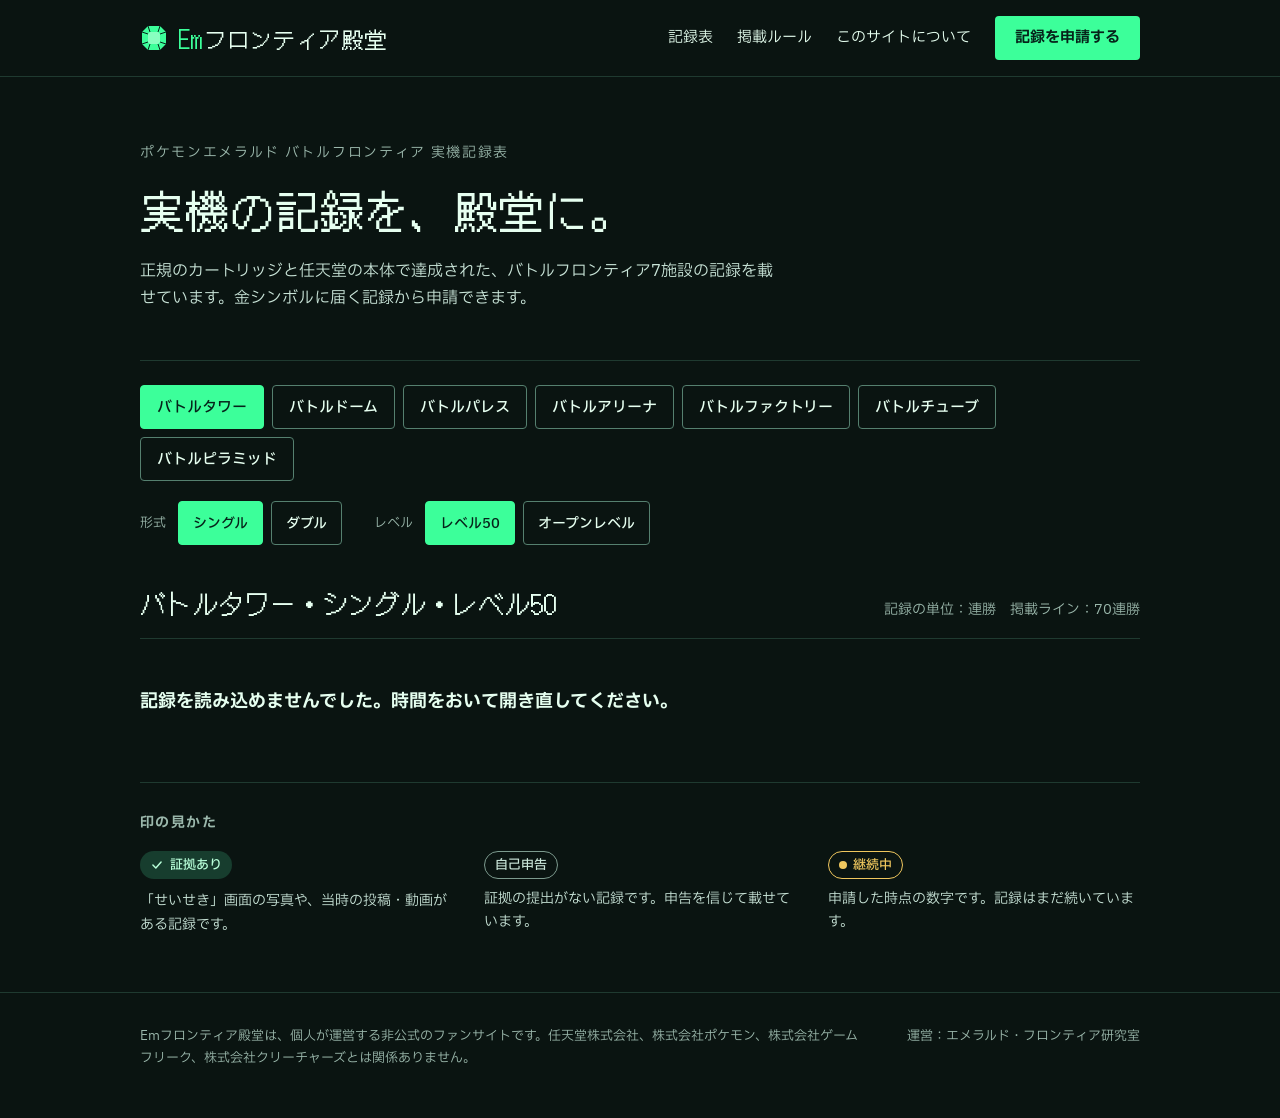
<file: index.html>
<!doctype html>
<html lang="ja">
<head>
<meta charset="utf-8">
<meta name="viewport" content="width=device-width, initial-scale=1">
<title>Emフロンティア殿堂｜ポケモンエメラルド バトルフロンティア 実機記録表</title>
<meta name="description" content="ポケモンエメラルドのバトルフロンティア7施設の、実機での記録を、国や地域を問わず載せる記録表です。個人が運営する非公式のファンサイトです。">
<link rel="icon" href="data:image/svg+xml,%3Csvg xmlns='http://www.w3.org/2000/svg' viewBox='0 0 28 28'%3E%3Cpolygon points='8,2 20,2 26,8 26,20 20,26 8,26 2,20 2,8' fill='%233CFF9A'/%3E%3Cpolygon points='10,8 18,8 20,10 20,18 18,20 10,20 8,18 8,10' fill='%23E6FFF0' fill-opacity='0.45'/%3E%3Cpath d='M8 2l2 6M20 2l-2 6M26 8l-6 2M26 20l-6-2M20 26l-2-6M8 26l2-6M2 20l6-2M2 8l6 2' stroke='%2306231A' stroke-width='1' fill='none'/%3E%3C/svg%3E">
<link rel="preconnect" href="https://fonts.googleapis.com">
<link rel="preconnect" href="https://fonts.gstatic.com" crossorigin>
<link rel="stylesheet" href="https://fonts.googleapis.com/css2?family=IBM+Plex+Sans+JP:wght@400;500;700&family=DotGothic16&display=swap">
<link rel="stylesheet" href="assets/style.css">
</head>
<body>

<header class="site-header">
  <div class="wrap">
    <a class="wordmark" href="./">
      <svg width="28" height="28" viewBox="0 0 28 28" aria-hidden="true"><polygon points="8,2 20,2 26,8 26,20 20,26 8,26 2,20 2,8" fill="#3CFF9A"></polygon><polygon points="10,8 18,8 20,10 20,18 18,20 10,20 8,18 8,10" fill="#E6FFF0" fill-opacity="0.45"></polygon><path d="M8 2l2 6M20 2l-2 6M26 8l-6 2M26 20l-6-2M20 26l-2-6M8 26l2-6M2 20l6-2M2 8l6 2" stroke="#06231A" stroke-width="1" fill="none"></path></svg>
      <span class="em">Em</span><span class="name">フロンティア殿堂</span>
    </a>
    <nav class="nav" aria-label="メインメニュー">
      <a href="#board" aria-current="page">記録表</a>
      <a href="rules.html">掲載ルール</a>
      <a href="about.html">このサイトについて</a>
      <a class="cta" href="about.html#apply" data-apply>記録を申請する</a>
    </nav>
  </div>
</header>

<main>
  <section class="hero wrap">
    <p class="eyebrow">ポケモンエメラルド バトルフロンティア 実機記録表</p>
    <h1>実機の記録を、殿堂に。</h1>
    <p class="lead">正規のカートリッジと任天堂の本体で達成された、バトルフロンティア7施設の記録を載せています。金シンボルに届く記録から申請できます。</p>
  </section>

  <section class="board wrap" id="board">
    <div class="facilities" role="group" aria-label="施設" id="facility-chips"></div>
    <div class="filters">
      <div class="filter" role="group" aria-label="形式" id="format-filter"><span class="label">形式</span></div>
      <div class="filter" role="group" aria-label="レベル" id="level-filter"><span class="label">レベル</span></div>
    </div>
    <div class="board-head">
      <h2 id="board-title"></h2>
      <p id="board-note"></p>
    </div>
    <ol class="records" id="records"></ol>
    <p class="status" id="status" role="status">読み込み中…</p>
    <noscript><p class="status">記録表を見るには、JavaScriptを有効にしてください。</p></noscript>
    <div class="empty" id="empty" hidden>
      <p class="title">この区分の記録は、まだありません。</p>
      <p class="body" id="empty-body"></p>
      <a href="about.html#apply" data-apply>記録を申請する</a>
    </div>

    <div class="legend">
      <h3>印の見かた</h3>
      <dl>
        <div><dt><span class="badge evidence"><svg width="14" height="14" viewBox="0 0 24 24" fill="none" stroke="currentColor" stroke-width="2.5" stroke-linecap="round" stroke-linejoin="round" aria-hidden="true"><path d="M5 12l5 5 9-10"></path></svg>証拠あり</span></dt><dd>「せいせき」画面の写真や、当時の投稿・動画がある記録です。</dd></div>
        <div><dt><span class="badge self">自己申告</span></dt><dd>証拠の提出がない記録です。申告を信じて載せています。</dd></div>
        <div><dt><span class="badge ongoing"><svg width="8" height="8" viewBox="0 0 8 8" aria-hidden="true"><circle cx="4" cy="4" r="4" fill="currentColor"></circle></svg>継続中</span></dt><dd>申請した時点の数字です。記録はまだ続いています。</dd></div>
      </dl>
    </div>
  </section>
</main>

<footer class="site-footer">
  <div class="wrap">
    <p>Emフロンティア殿堂は、個人が運営する非公式のファンサイトです。任天堂株式会社、株式会社ポケモン、株式会社ゲームフリーク、株式会社クリーチャーズとは関係ありません。</p>
    <div>
      <div>運営：<span data-channel>エメラルド・フロンティア研究室</span></div>
      <div id="updated-row" hidden>最終更新：<span id="updated"></span></div>
    </div>
  </div>
</footer>

<script src="assets/config.js"></script>
<script src="assets/app.js"></script>
</body>
</html>
</file>
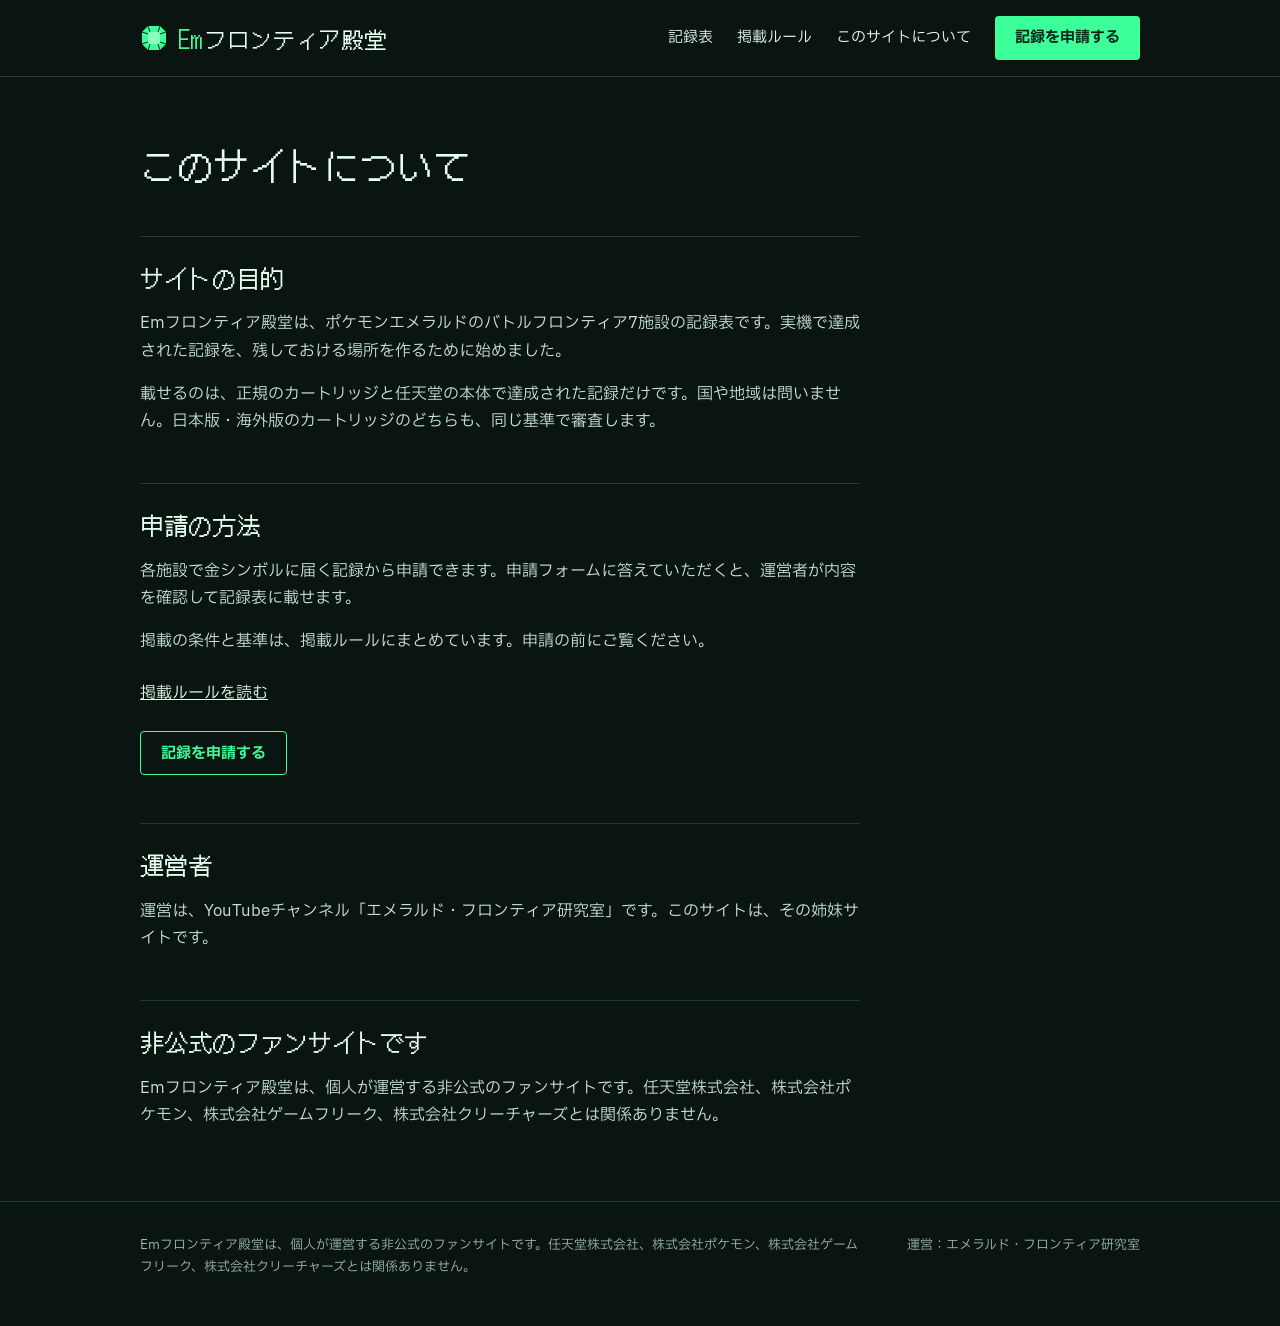
<file: about.html>
<!doctype html>
<html lang="ja">
<head>
<meta charset="utf-8">
<meta name="viewport" content="width=device-width, initial-scale=1">
<title>このサイトについて｜Emフロンティア殿堂</title>
<meta name="description" content="Emフロンティア殿堂の目的、記録の申請の方法、運営者について。個人が運営する非公式のファンサイトです。">
<link rel="icon" href="data:image/svg+xml,%3Csvg xmlns='http://www.w3.org/2000/svg' viewBox='0 0 28 28'%3E%3Cpolygon points='8,2 20,2 26,8 26,20 20,26 8,26 2,20 2,8' fill='%233CFF9A'/%3E%3Cpolygon points='10,8 18,8 20,10 20,18 18,20 10,20 8,18 8,10' fill='%23E6FFF0' fill-opacity='0.45'/%3E%3Cpath d='M8 2l2 6M20 2l-2 6M26 8l-6 2M26 20l-6-2M20 26l-2-6M8 26l2-6M2 20l6-2M2 8l6 2' stroke='%2306231A' stroke-width='1' fill='none'/%3E%3C/svg%3E">
<link rel="preconnect" href="https://fonts.googleapis.com">
<link rel="preconnect" href="https://fonts.gstatic.com" crossorigin>
<link rel="stylesheet" href="https://fonts.googleapis.com/css2?family=IBM+Plex+Sans+JP:wght@400;500;700&family=DotGothic16&display=swap">
<link rel="stylesheet" href="assets/style.css">
</head>
<body>

<header class="site-header">
  <div class="wrap">
    <a class="wordmark" href="./">
      <svg width="28" height="28" viewBox="0 0 28 28" aria-hidden="true"><polygon points="8,2 20,2 26,8 26,20 20,26 8,26 2,20 2,8" fill="#3CFF9A"></polygon><polygon points="10,8 18,8 20,10 20,18 18,20 10,20 8,18 8,10" fill="#E6FFF0" fill-opacity="0.45"></polygon><path d="M8 2l2 6M20 2l-2 6M26 8l-6 2M26 20l-6-2M20 26l-2-6M8 26l2-6M2 20l6-2M2 8l6 2" stroke="#06231A" stroke-width="1" fill="none"></path></svg>
      <span class="em">Em</span><span class="name">フロンティア殿堂</span>
    </a>
    <nav class="nav" aria-label="メインメニュー">
      <a href="./#board">記録表</a>
      <a href="rules.html">掲載ルール</a>
      <a href="about.html" aria-current="page">このサイトについて</a>
      <a class="cta" href="#apply" data-apply>記録を申請する</a>
    </nav>
  </div>
</header>

<main class="page wrap">
  <h1>このサイトについて</h1>
  <div class="prose">

    <h2>サイトの目的</h2>
    <p>Emフロンティア殿堂は、ポケモンエメラルドのバトルフロンティア7施設の記録表です。実機で達成された記録を、残しておける場所を作るために始めました。</p>
    <p>載せるのは、正規のカートリッジと任天堂の本体で達成された記録だけです。国や地域は問いません。日本版・海外版のカートリッジのどちらも、同じ基準で審査します。</p>

    <h2 id="apply">申請の方法</h2>
    <p>各施設で金シンボルに届く記録から申請できます。申請フォームに答えていただくと、運営者が内容を確認して記録表に載せます。</p>
    <p>掲載の条件と基準は、掲載ルールにまとめています。申請の前にご覧ください。</p>
    <p><a class="textlink" href="rules.html">掲載ルールを読む</a></p>
    <!-- 申請フォームのURL（assets/config.js の formUrl）が入ると、下のボタンが出て、「準備中」の文は消える。 -->
    <p data-apply-ready hidden><a class="button" href="#apply" data-apply>記録を申請する</a></p>
    <p data-apply-pending>申請フォームは準備中です。公開まで、しばらくお待ちください。</p>

    <h2>運営者</h2>
    <p>運営は、YouTubeチャンネル「<span data-channel>エメラルド・フロンティア研究室</span>」です。このサイトは、その姉妹サイトです。</p>

    <h2>非公式のファンサイトです</h2>
    <p>Emフロンティア殿堂は、個人が運営する非公式のファンサイトです。任天堂株式会社、株式会社ポケモン、株式会社ゲームフリーク、株式会社クリーチャーズとは関係ありません。</p>

  </div>
</main>

<footer class="site-footer">
  <div class="wrap">
    <p>Emフロンティア殿堂は、個人が運営する非公式のファンサイトです。任天堂株式会社、株式会社ポケモン、株式会社ゲームフリーク、株式会社クリーチャーズとは関係ありません。</p>
    <div>
      <div>運営：<span data-channel>エメラルド・フロンティア研究室</span></div>
    </div>
  </div>
</footer>

<script src="assets/config.js"></script>
<script src="assets/app.js"></script>
</body>
</html>
</file>
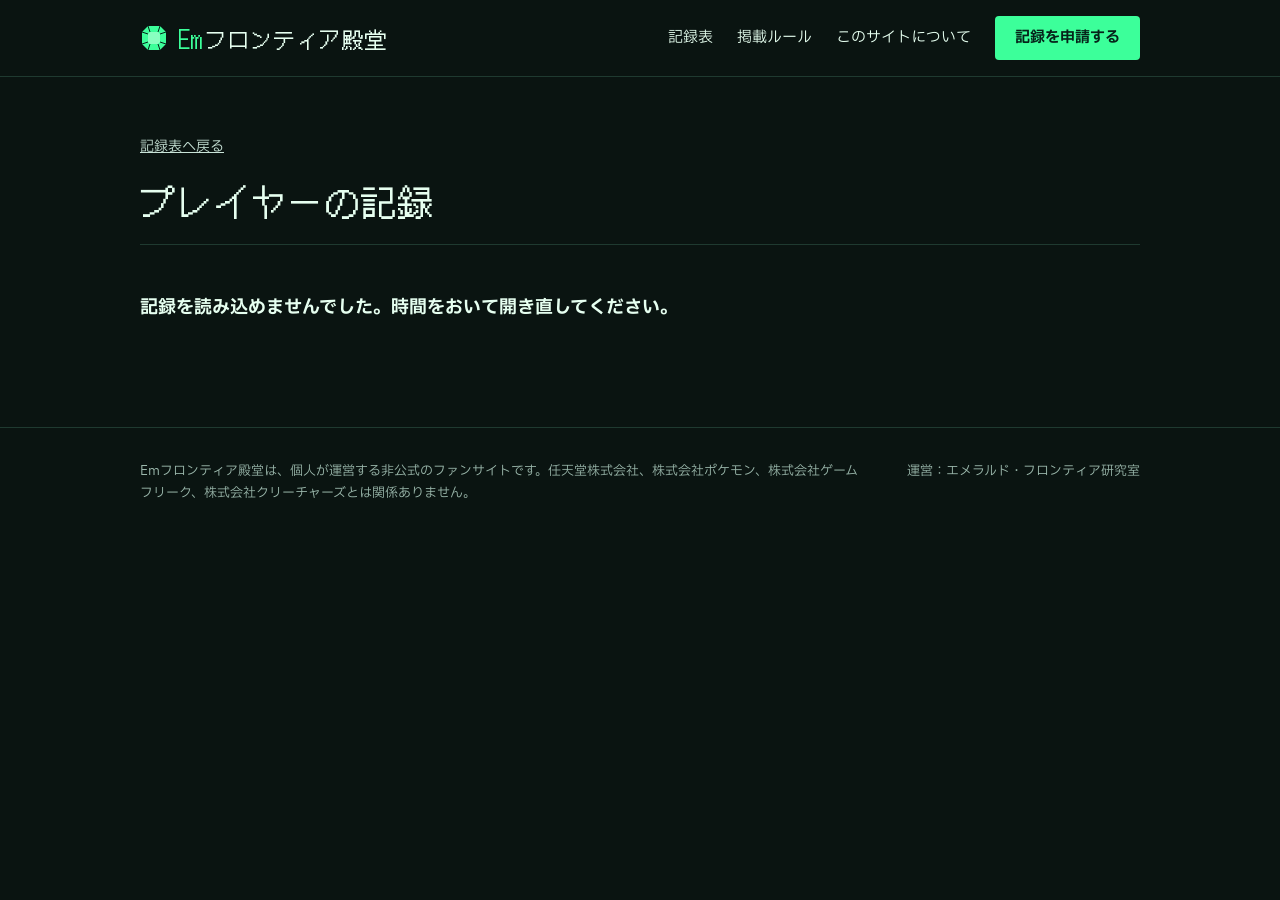
<file: player.html>
<!doctype html>
<html lang="ja">
<head>
<meta charset="utf-8">
<meta name="viewport" content="width=device-width, initial-scale=1">
<title>プレイヤーの記録｜Emフロンティア殿堂</title>
<meta name="description" content="Emフロンティア殿堂に載っている、プレイヤーごとの全記録です。">
<link rel="icon" href="data:image/svg+xml,%3Csvg xmlns='http://www.w3.org/2000/svg' viewBox='0 0 28 28'%3E%3Cpolygon points='8,2 20,2 26,8 26,20 20,26 8,26 2,20 2,8' fill='%233CFF9A'/%3E%3Cpolygon points='10,8 18,8 20,10 20,18 18,20 10,20 8,18 8,10' fill='%23E6FFF0' fill-opacity='0.45'/%3E%3Cpath d='M8 2l2 6M20 2l-2 6M26 8l-6 2M26 20l-6-2M20 26l-2-6M8 26l2-6M2 20l6-2M2 8l6 2' stroke='%2306231A' stroke-width='1' fill='none'/%3E%3C/svg%3E">
<link rel="preconnect" href="https://fonts.googleapis.com">
<link rel="preconnect" href="https://fonts.gstatic.com" crossorigin>
<link rel="stylesheet" href="https://fonts.googleapis.com/css2?family=IBM+Plex+Sans+JP:wght@400;500;700&family=DotGothic16&display=swap">
<link rel="stylesheet" href="assets/style.css">
</head>
<body>

<header class="site-header">
  <div class="wrap">
    <a class="wordmark" href="./">
      <svg width="28" height="28" viewBox="0 0 28 28" aria-hidden="true"><polygon points="8,2 20,2 26,8 26,20 20,26 8,26 2,20 2,8" fill="#3CFF9A"></polygon><polygon points="10,8 18,8 20,10 20,18 18,20 10,20 8,18 8,10" fill="#E6FFF0" fill-opacity="0.45"></polygon><path d="M8 2l2 6M20 2l-2 6M26 8l-6 2M26 20l-6-2M20 26l-2-6M8 26l2-6M2 20l6-2M2 8l6 2" stroke="#06231A" stroke-width="1" fill="none"></path></svg>
      <span class="em">Em</span><span class="name">フロンティア殿堂</span>
    </a>
    <nav class="nav" aria-label="メインメニュー">
      <a href="./#board">記録表</a>
      <a href="rules.html">掲載ルール</a>
      <a href="about.html">このサイトについて</a>
      <a class="cta" href="about.html#apply" data-apply>記録を申請する</a>
    </nav>
  </div>
</header>

<!-- 開くときは player.html?name=掲載名 。記録表の名前を押すと、このページに来る。 -->
<main class="page wrap" id="player">
  <p class="back"><a href="./#board">記録表へ戻る</a></p>
  <h1 id="player-name">プレイヤーの記録</h1>
  <p class="player-summary" id="player-summary" hidden></p>
  <p class="player-note" id="player-note" hidden>順位は、記録表に出ている記録（区分ごとの最高記録）の順位です。順位が「—」の記録は、記録表には出ません。</p>
  <div id="player-boards"></div>
  <p class="status" id="status" role="status">読み込み中…</p>
  <noscript><p class="status">記録を見るには、JavaScriptを有効にしてください。</p></noscript>
</main>

<footer class="site-footer">
  <div class="wrap">
    <p>Emフロンティア殿堂は、個人が運営する非公式のファンサイトです。任天堂株式会社、株式会社ポケモン、株式会社ゲームフリーク、株式会社クリーチャーズとは関係ありません。</p>
    <div>
      <div>運営：<span data-channel>エメラルド・フロンティア研究室</span></div>
    </div>
  </div>
</footer>

<script src="assets/config.js"></script>
<script src="assets/app.js"></script>
</body>
</html>
</file>
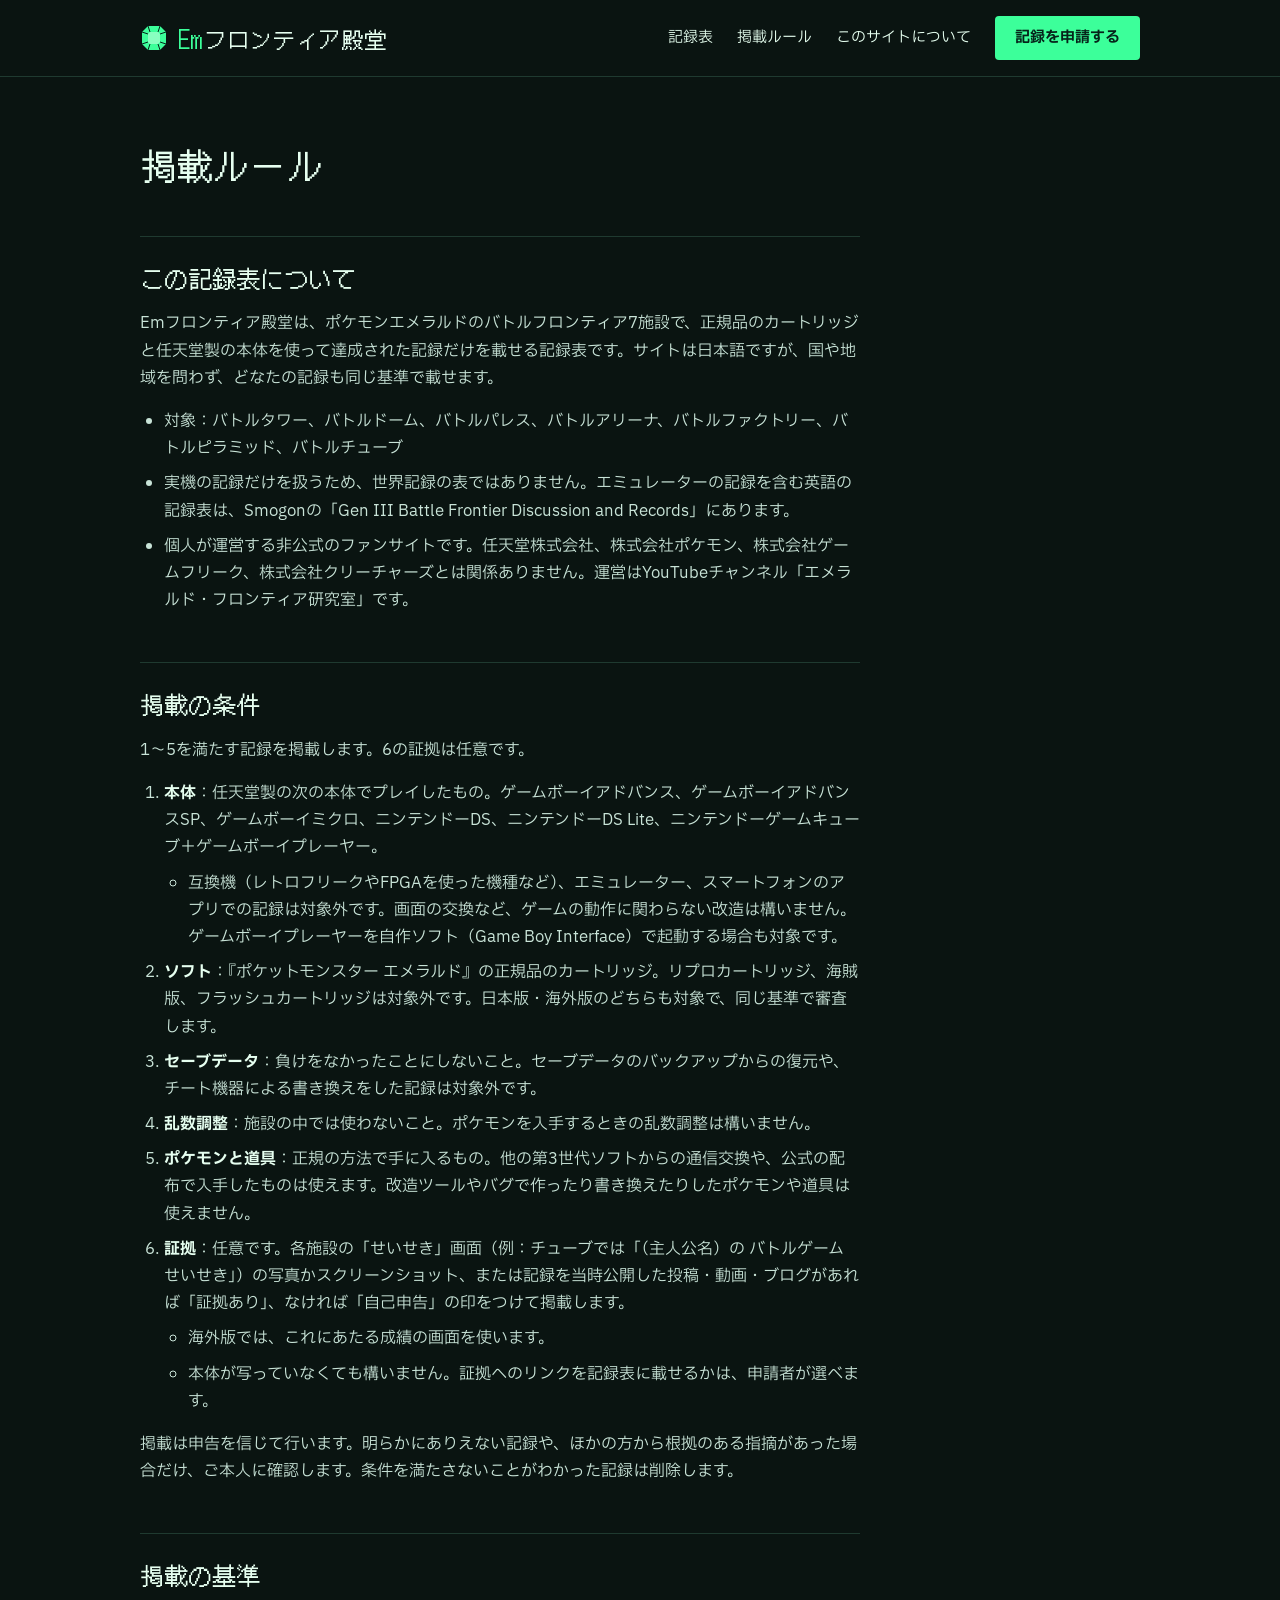
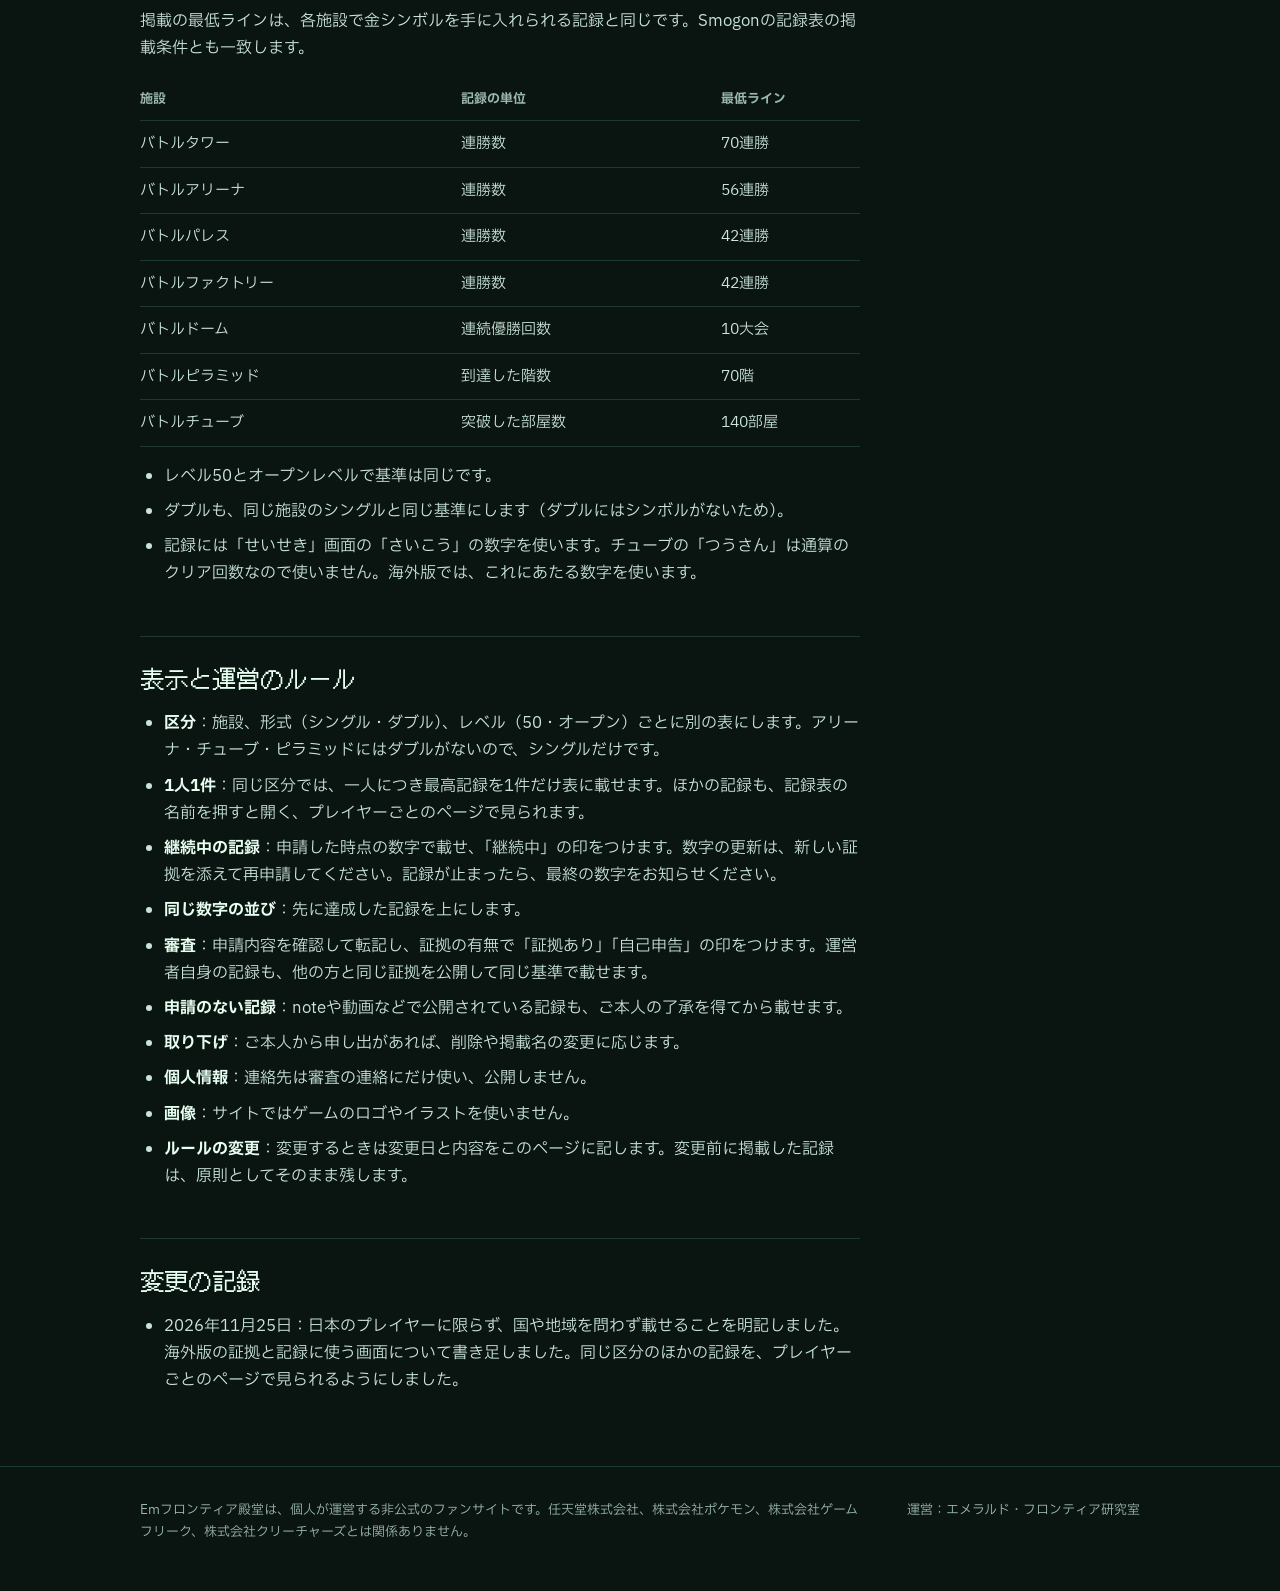
<file: rules.html>
<!doctype html>
<html lang="ja">
<head>
<meta charset="utf-8">
<meta name="viewport" content="width=device-width, initial-scale=1">
<title>掲載ルール｜Emフロンティア殿堂</title>
<meta name="description" content="Emフロンティア殿堂の掲載ルールです。掲載の条件、掲載の基準、表示と運営のルールを載せています。">
<link rel="icon" href="data:image/svg+xml,%3Csvg xmlns='http://www.w3.org/2000/svg' viewBox='0 0 28 28'%3E%3Cpolygon points='8,2 20,2 26,8 26,20 20,26 8,26 2,20 2,8' fill='%233CFF9A'/%3E%3Cpolygon points='10,8 18,8 20,10 20,18 18,20 10,20 8,18 8,10' fill='%23E6FFF0' fill-opacity='0.45'/%3E%3Cpath d='M8 2l2 6M20 2l-2 6M26 8l-6 2M26 20l-6-2M20 26l-2-6M8 26l2-6M2 20l6-2M2 8l6 2' stroke='%2306231A' stroke-width='1' fill='none'/%3E%3C/svg%3E">
<link rel="preconnect" href="https://fonts.googleapis.com">
<link rel="preconnect" href="https://fonts.gstatic.com" crossorigin>
<link rel="stylesheet" href="https://fonts.googleapis.com/css2?family=IBM+Plex+Sans+JP:wght@400;500;700&family=DotGothic16&display=swap">
<link rel="stylesheet" href="assets/style.css">
</head>
<body>

<header class="site-header">
  <div class="wrap">
    <a class="wordmark" href="./">
      <svg width="28" height="28" viewBox="0 0 28 28" aria-hidden="true"><polygon points="8,2 20,2 26,8 26,20 20,26 8,26 2,20 2,8" fill="#3CFF9A"></polygon><polygon points="10,8 18,8 20,10 20,18 18,20 10,20 8,18 8,10" fill="#E6FFF0" fill-opacity="0.45"></polygon><path d="M8 2l2 6M20 2l-2 6M26 8l-6 2M26 20l-6-2M20 26l-2-6M8 26l2-6M2 20l6-2M2 8l6 2" stroke="#06231A" stroke-width="1" fill="none"></path></svg>
      <span class="em">Em</span><span class="name">フロンティア殿堂</span>
    </a>
    <nav class="nav" aria-label="メインメニュー">
      <a href="./#board">記録表</a>
      <a href="rules.html" aria-current="page">掲載ルール</a>
      <a href="about.html">このサイトについて</a>
      <a class="cta" href="about.html#apply" data-apply>記録を申請する</a>
    </nav>
  </div>
</header>

<main class="page wrap">
  <!-- 本文は rules.md のまま。文面を変えるときは、rules.md とこのファイルの両方を直す。 -->
  <h1>掲載ルール</h1>
  <div class="prose">

    <h2>この記録表について</h2>
    <p>Emフロンティア殿堂は、ポケモンエメラルドのバトルフロンティア7施設で、正規品のカートリッジと任天堂製の本体を使って達成された記録だけを載せる記録表です。サイトは日本語ですが、国や地域を問わず、どなたの記録も同じ基準で載せます。</p>
    <ul>
      <li>対象：バトルタワー、バトルドーム、バトルパレス、バトルアリーナ、バトルファクトリー、バトルピラミッド、バトルチューブ</li>
      <li>実機の記録だけを扱うため、世界記録の表ではありません。エミュレーターの記録を含む英語の記録表は、Smogonの「Gen III Battle Frontier Discussion and Records」にあります。</li>
      <li>個人が運営する非公式のファンサイトです。任天堂株式会社、株式会社ポケモン、株式会社ゲームフリーク、株式会社クリーチャーズとは関係ありません。運営はYouTubeチャンネル「エメラルド・フロンティア研究室」です。</li>
    </ul>

    <h2>掲載の条件</h2>
    <p>1〜5を満たす記録を掲載します。6の証拠は任意です。</p>
    <ol>
      <li><strong>本体</strong>：任天堂製の次の本体でプレイしたもの。ゲームボーイアドバンス、ゲームボーイアドバンスSP、ゲームボーイミクロ、ニンテンドーDS、ニンテンドーDS Lite、ニンテンドーゲームキューブ＋ゲームボーイプレーヤー。
        <ul>
          <li>互換機（レトロフリークやFPGAを使った機種など）、エミュレーター、スマートフォンのアプリでの記録は対象外です。画面の交換など、ゲームの動作に関わらない改造は構いません。ゲームボーイプレーヤーを自作ソフト（Game Boy Interface）で起動する場合も対象です。</li>
        </ul>
      </li>
      <li><strong>ソフト</strong>：『ポケットモンスター エメラルド』の正規品のカートリッジ。リプロカートリッジ、海賊版、フラッシュカートリッジは対象外です。日本版・海外版のどちらも対象で、同じ基準で審査します。</li>
      <li><strong>セーブデータ</strong>：負けをなかったことにしないこと。セーブデータのバックアップからの復元や、チート機器による書き換えをした記録は対象外です。</li>
      <li><strong>乱数調整</strong>：施設の中では使わないこと。ポケモンを入手するときの乱数調整は構いません。</li>
      <li><strong>ポケモンと道具</strong>：正規の方法で手に入るもの。他の第3世代ソフトからの通信交換や、公式の配布で入手したものは使えます。改造ツールやバグで作ったり書き換えたりしたポケモンや道具は使えません。</li>
      <li><strong>証拠</strong>：任意です。各施設の「せいせき」画面（例：チューブでは「（主人公名）の バトルゲーム せいせき」）の写真かスクリーンショット、または記録を当時公開した投稿・動画・ブログがあれば「証拠あり」、なければ「自己申告」の印をつけて掲載します。
        <ul>
          <li>海外版では、これにあたる成績の画面を使います。</li>
          <li>本体が写っていなくても構いません。証拠へのリンクを記録表に載せるかは、申請者が選べます。</li>
        </ul>
      </li>
    </ol>
    <p>掲載は申告を信じて行います。明らかにありえない記録や、ほかの方から根拠のある指摘があった場合だけ、ご本人に確認します。条件を満たさないことがわかった記録は削除します。</p>

    <h2>掲載の基準</h2>
    <p>掲載の最低ラインは、各施設で金シンボルを手に入れられる記録と同じです。Smogonの記録表の掲載条件とも一致します。</p>
    <div class="table-wrap">
      <table>
        <thead>
          <tr><th scope="col">施設</th><th scope="col">記録の単位</th><th scope="col">最低ライン</th></tr>
        </thead>
        <tbody>
          <tr><td>バトルタワー</td><td>連勝数</td><td>70連勝</td></tr>
          <tr><td>バトルアリーナ</td><td>連勝数</td><td>56連勝</td></tr>
          <tr><td>バトルパレス</td><td>連勝数</td><td>42連勝</td></tr>
          <tr><td>バトルファクトリー</td><td>連勝数</td><td>42連勝</td></tr>
          <tr><td>バトルドーム</td><td>連続優勝回数</td><td>10大会</td></tr>
          <tr><td>バトルピラミッド</td><td>到達した階数</td><td>70階</td></tr>
          <tr><td>バトルチューブ</td><td>突破した部屋数</td><td>140部屋</td></tr>
        </tbody>
      </table>
    </div>
    <ul>
      <li>レベル50とオープンレベルで基準は同じです。</li>
      <li>ダブルも、同じ施設のシングルと同じ基準にします（ダブルにはシンボルがないため）。</li>
      <li>記録には「せいせき」画面の「さいこう」の数字を使います。チューブの「つうさん」は通算のクリア回数なので使いません。海外版では、これにあたる数字を使います。</li>
    </ul>

    <h2>表示と運営のルール</h2>
    <ul>
      <li><strong>区分</strong>：施設、形式（シングル・ダブル）、レベル（50・オープン）ごとに別の表にします。アリーナ・チューブ・ピラミッドにはダブルがないので、シングルだけです。</li>
      <li><strong>1人1件</strong>：同じ区分では、一人につき最高記録を1件だけ表に載せます。ほかの記録も、記録表の名前を押すと開く、プレイヤーごとのページで見られます。</li>
      <li><strong>継続中の記録</strong>：申請した時点の数字で載せ、「継続中」の印をつけます。数字の更新は、新しい証拠を添えて再申請してください。記録が止まったら、最終の数字をお知らせください。</li>
      <li><strong>同じ数字の並び</strong>：先に達成した記録を上にします。</li>
      <li><strong>審査</strong>：申請内容を確認して転記し、証拠の有無で「証拠あり」「自己申告」の印をつけます。運営者自身の記録も、他の方と同じ証拠を公開して同じ基準で載せます。</li>
      <li><strong>申請のない記録</strong>：noteや動画などで公開されている記録も、ご本人の了承を得てから載せます。</li>
      <li><strong>取り下げ</strong>：ご本人から申し出があれば、削除や掲載名の変更に応じます。</li>
      <li><strong>個人情報</strong>：連絡先は審査の連絡にだけ使い、公開しません。</li>
      <li><strong>画像</strong>：サイトではゲームのロゴやイラストを使いません。</li>
      <li><strong>ルールの変更</strong>：変更するときは変更日と内容をこのページに記します。変更前に掲載した記録は、原則としてそのまま残します。</li>
    </ul>

    <h2>変更の記録</h2>
    <ul>
      <li>2026年11月25日：日本のプレイヤーに限らず、国や地域を問わず載せることを明記しました。海外版の証拠と記録に使う画面について書き足しました。同じ区分のほかの記録を、プレイヤーごとのページで見られるようにしました。</li>
    </ul>

  </div>
</main>

<footer class="site-footer">
  <div class="wrap">
    <p>Emフロンティア殿堂は、個人が運営する非公式のファンサイトです。任天堂株式会社、株式会社ポケモン、株式会社ゲームフリーク、株式会社クリーチャーズとは関係ありません。</p>
    <div>
      <div>運営：<span data-channel>エメラルド・フロンティア研究室</span></div>
    </div>
  </div>
</footer>

<script src="assets/config.js"></script>
<script src="assets/app.js"></script>
</body>
</html>
</file>
<file: assets/style.css>
/* ==========================================================================
   Emフロンティア殿堂の見た目。
   前半は design-reference.html（承認済みの見本）の <style> をそのまま移したもの。
   色・文字・余白の値を変えるときは、運営者に確認する。
   ========================================================================== */
:root {
  --ground: #0A1411;
  --line: #1F3A30;
  --text: #E6FFF0;
  --text-2: #C9E4D8;
  --muted: #9BB8AC;
  --accent: #3CFF9A;
  --on-accent: #06231A;
  --gold: #F0C75E;
  --control-line: #55806F;
  --badge-bg: #173D2E;
  --badge-fg: #B8FFD9;
  --badge-line: #7C9A8E;
  --font-dot: 'DotGothic16', sans-serif;
  --font-body: 'IBM Plex Sans JP', sans-serif;
}
* { box-sizing: border-box; }
body { margin: 0; background: var(--ground); color: var(--text); font-family: var(--font-body); line-height: 1.7; }
a { color: var(--text); }
:focus-visible { outline: 2px solid var(--accent); outline-offset: 2px; }
.wrap { max-width: 1040px; margin: 0 auto; padding-left: 20px; padding-right: 20px; }

.site-header { border-bottom: 1px solid var(--line); }
.site-header .wrap { display: flex; flex-wrap: wrap; align-items: center; justify-content: space-between; gap: 12px 24px; padding-top: 16px; padding-bottom: 16px; }
.wordmark { display: flex; align-items: center; gap: 2px; min-height: 44px; text-decoration: none; font-family: var(--font-dot); line-height: 1; }
.wordmark svg { flex: 0 0 auto; margin-right: 8px; }
.wordmark .em { font-size: 24px; color: var(--accent); }
.wordmark .name { font-size: 22px; letter-spacing: 0.04em; }
.nav { display: flex; flex-wrap: wrap; align-items: center; gap: 8px 24px; }
.nav a { display: flex; align-items: center; min-height: 44px; text-decoration: none; font-size: 15px; }
.nav a.cta { padding: 0 20px; border-radius: 4px; background: var(--accent); color: var(--on-accent); font-weight: 700; }

.hero { padding-top: 64px; padding-bottom: 48px; }
.hero .eyebrow { margin: 0 0 16px; font-size: 14px; letter-spacing: 0.12em; color: var(--muted); }
.hero h1 { margin: 0 0 20px; font-family: var(--font-dot); font-size: 44px; line-height: 1.3; font-weight: 400; letter-spacing: 0.02em; }
.hero .lead { margin: 0; max-width: 640px; font-size: 16px; color: var(--text-2); }

.board { padding-bottom: 56px; }
.facilities { display: flex; flex-wrap: wrap; gap: 8px; padding-top: 24px; border-top: 1px solid var(--line); }
.filters { display: flex; flex-wrap: wrap; gap: 12px 32px; margin-top: 20px; }
.filter { display: flex; flex-wrap: wrap; align-items: center; gap: 8px; }
.filter .label { margin-right: 4px; font-size: 13px; color: var(--muted); }
.chip { min-height: 44px; padding: 0 16px; font-family: inherit; font-size: 15px; font-weight: 500; border-radius: 4px; cursor: pointer; background: transparent; color: var(--text); border: 1px solid var(--control-line); }
.filter .chip { padding: 0 14px; font-size: 14px; }
.chip[aria-pressed="true"] { background: var(--accent); color: var(--on-accent); border-color: var(--accent); }

.board-head { display: flex; flex-wrap: wrap; align-items: baseline; justify-content: space-between; gap: 8px 24px; margin-top: 40px; padding-bottom: 16px; }
.board-head h2 { margin: 0; font-family: var(--font-dot); font-size: 26px; line-height: 1.4; font-weight: 400; }
.board-head p { margin: 0; font-size: 14px; color: var(--muted); }

.records { list-style: none; margin: 0; padding: 0; }
.record { display: flex; flex-wrap: wrap; align-items: center; gap: 12px 20px; padding: 20px 0; border-top: 1px solid var(--line); }
.rank { flex: 0 0 52px; white-space: nowrap; }
.rank .num { font-family: var(--font-dot); font-size: 30px; line-height: 1; }
.rank .suffix { margin-left: 2px; font-size: 13px; }
.rank.first { color: var(--gold); }
.who { flex: 1 1 220px; min-width: 0; }
.who .line1 { display: flex; flex-wrap: wrap; align-items: center; gap: 0 12px; }
.who .name { font-size: 18px; font-weight: 700; }
.who .link { display: inline-flex; align-items: center; gap: 4px; min-height: 44px; color: var(--text-2); font-size: 13px; }
.who .team { font-size: 15px; color: var(--text-2); }
.who .meta { font-size: 13px; color: var(--muted); }
.badges { display: flex; flex-wrap: wrap; gap: 8px; }
.badge { display: inline-flex; align-items: center; gap: 6px; height: 28px; padding: 0 10px; border-radius: 14px; font-size: 13px; font-weight: 500; white-space: nowrap; }
.badge.evidence { background: var(--badge-bg); color: var(--badge-fg); }
.badge.self { border: 1px solid var(--badge-line); color: var(--text-2); }
.badge.ongoing { border: 1px solid var(--gold); color: var(--gold); }
a.badge { text-decoration: none; }
.score { flex: 0 0 auto; min-width: 150px; margin-left: auto; text-align: right; white-space: nowrap; font-family: var(--font-dot); }
.score .label { font-size: 13px; line-height: 1.4; letter-spacing: 0.1em; color: var(--muted); }
.score .num { font-size: 40px; line-height: 1.1; color: var(--accent); }
.score .unit { margin-left: 6px; font-size: 16px; color: var(--text-2); }

.empty { padding: 48px 0; border-top: 1px solid var(--line); }
.empty .title { margin: 0 0 8px; font-size: 18px; font-weight: 700; }
.empty .body { margin: 0 0 24px; font-size: 15px; color: var(--text-2); }
.empty a { display: inline-flex; align-items: center; min-height: 44px; padding: 0 20px; border-radius: 4px; border: 1px solid var(--accent); color: var(--accent); text-decoration: none; font-size: 15px; font-weight: 700; }

.legend { margin-top: 16px; padding-top: 28px; border-top: 1px solid var(--line); }
.legend h3 { margin: 0 0 16px; font-size: 14px; font-weight: 700; letter-spacing: 0.1em; color: var(--muted); }
.legend dl { display: flex; flex-wrap: wrap; gap: 20px 32px; margin: 0; }
.legend dl > div { flex: 1 1 240px; }
.legend dd { margin: 8px 0 0; font-size: 14px; color: var(--text-2); }

.site-footer { border-top: 1px solid var(--line); }
.site-footer .wrap { display: flex; flex-wrap: wrap; justify-content: space-between; gap: 16px 48px; padding-top: 32px; padding-bottom: 48px; font-size: 13px; color: var(--muted); }
.site-footer p { flex: 1 1 420px; margin: 0; }

/* ==========================================================================
   ここから下は、見本にない部分の追加。色と文字は、上の値（--text など）だけを使う。
   ========================================================================== */

/* hidden をつけた要素は必ず隠す（display: flex の指定に負けないように）。 */
[hidden] { display: none !important; }

/* 記録表の「読み込み中…」と「読み込めませんでした」。空の表（.empty）と同じ位置に出す。 */
.status { margin: 0; padding: 48px 0; border-top: 1px solid var(--line); font-size: 15px; color: var(--text-2); }
.status.error { font-size: 18px; font-weight: 700; color: var(--text); }

/* 小さなリンク（証拠ありの印、フッターの運営者名）の押せる範囲を、見た目を変えずに高さ44pxに広げる。 */
a.badge, .site-footer a { position: relative; }
a.badge::after, .site-footer a::after { content: ''; position: absolute; left: 0; right: 0; top: 50%; height: 44px; transform: translateY(-50%); }

/* 掲載ルール、このサイトについて（文章のページ）。ドット文字は見出しだけ。 */
.page { padding-top: 64px; padding-bottom: 56px; }
.page h1 { margin: 0 0 20px; font-family: var(--font-dot); font-size: 36px; line-height: 1.3; font-weight: 400; letter-spacing: 0.02em; }
.prose { max-width: 720px; font-size: 16px; color: var(--text-2); }
.prose h2 { margin: 48px 0 16px; padding-top: 24px; border-top: 1px solid var(--line); font-family: var(--font-dot); font-size: 24px; line-height: 1.4; font-weight: 400; color: var(--text); scroll-margin-top: 16px; }
.prose p { margin: 0 0 16px; }
.prose ul, .prose ol { margin: 0 0 16px; padding-left: 1.5em; }
.prose li { margin-bottom: 8px; }
.prose li > ul { margin-top: 8px; margin-bottom: 0; }
.prose strong { font-weight: 700; color: var(--text); }
.prose .table-wrap { margin: 0 0 16px; overflow-x: auto; }
.prose table { width: 100%; border-collapse: collapse; font-size: 15px; }
.prose th, .prose td { padding: 10px 16px 10px 0; text-align: left; vertical-align: top; border-bottom: 1px solid var(--line); }
.prose th:last-child, .prose td:last-child { padding-right: 0; }
.prose thead th { font-size: 13px; font-weight: 700; color: var(--muted); }
.prose .button { display: inline-flex; align-items: center; min-height: 44px; padding: 0 20px; border-radius: 4px; border: 1px solid var(--accent); color: var(--accent); text-decoration: none; font-size: 15px; font-weight: 700; }
.prose .textlink { display: inline-flex; align-items: center; min-height: 44px; }

/* 記録表の名前。押すとプレイヤーごとのページを開く。下線は控えめにし、押せる範囲は高さ44pxに広げる。 */
.who a.name { position: relative; text-decoration: underline; text-decoration-color: var(--control-line); text-decoration-thickness: 1px; text-underline-offset: 4px; }
.who a.name:hover { text-decoration-color: var(--text); }
.who a.name::after { content: ''; position: absolute; left: 0; right: 0; top: 50%; height: 44px; transform: translateY(-50%); }

/* 画面には出さず、読み上げにだけ使う文字。 */
.visually-hidden { position: absolute; width: 1px; height: 1px; margin: -1px; padding: 0; overflow: hidden; clip: rect(0 0 0 0); white-space: nowrap; border: 0; }

/* プレイヤーごとのページ（player.html）。 */
.page .back { margin: -16px 0 8px; font-size: 14px; }
.page .back a, .player-board .board-head a { display: inline-flex; align-items: center; min-height: 44px; color: var(--text-2); }
.player-summary { margin: 0; font-size: 16px; color: var(--text-2); }
.player-note { margin: 8px 0 0; font-size: 14px; color: var(--muted); }
.rank.off { color: var(--muted); }
</file>
